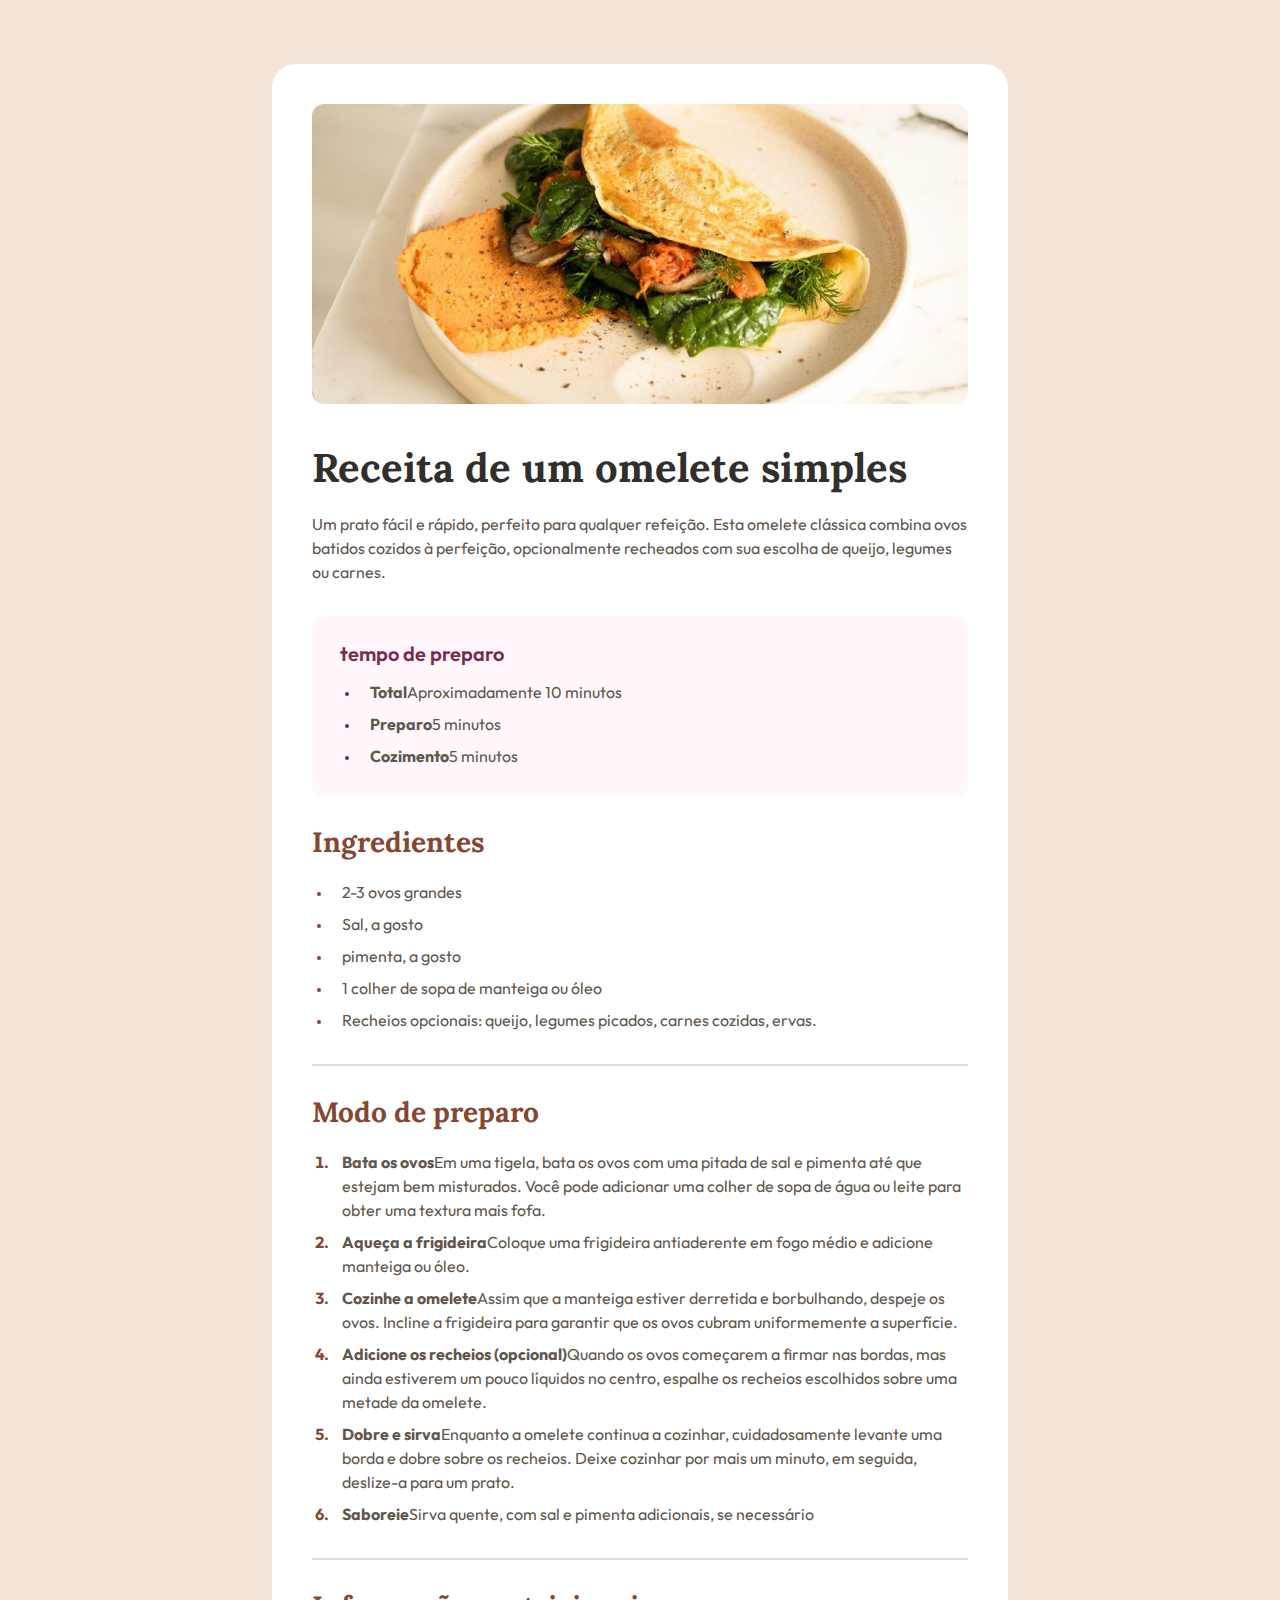
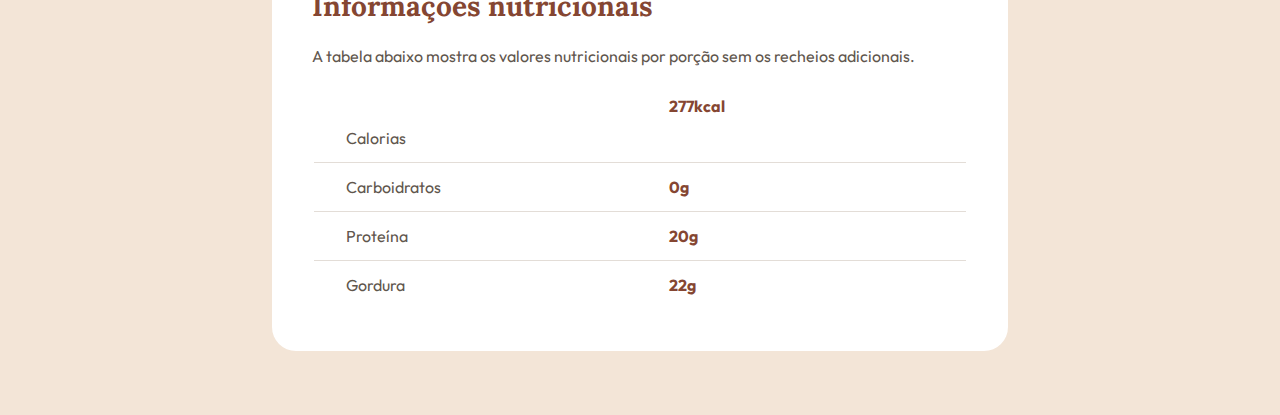
<file: Omelete/assets/index.html>
<!DOCTYPE html>
<html lang="pt-BR">
<head>
    <meta charset="UTF-8">
    <meta name="viewport" content="width=device-width, initial-scale=1.0">
    <link rel="preconnect" href="https://fonts.googleapis.com">
    <link rel="preconnect" href="https://fonts.gstatic.com" crossorigin>
    <link href="https://fonts.googleapis.com/css2?family=Lora:ital,wght@0,400..700;1,400..700&family=Outfit:wght@100..900&display=swap" rel="stylesheet">
    <link rel="stylesheet" href="style.css">
    <title>Receita de Omelete</title>
</head>
<body>
    <div>
        <img src="image-omelette.jpeg" alt="imagem de um omelete">
        <h1>Receita de um omelete simples</h1>
        <p>Um prato fácil e rápido, perfeito para qualquer refeição. Esta omelete clássica combina ovos batidos cozidos à perfeição, opcionalmente recheados com sua escolha de queijo, legumes ou carnes.</p>


        <div class="tempo">
            <h2>tempo de preparo</h2>
            <ul>
                <li>
                    <strong>Total</strong>Aproximadamente 10 minutos
                </li>
                <li>
                    <strong>Preparo</strong>5 minutos
                </li>
                <li>
                    <strong>Cozimento</strong>5 minutos
                </li>
            </ul>

        </div>

        <div class="ingredientes">
            <h2>Ingredientes</h2>

            <ul>
                <li>2-3 ovos grandes</li>
                <li>Sal, a gosto</li>
                <li>pimenta, a gosto</li>
                <li>1 colher de sopa de manteiga ou óleo</li>
                <li>Recheios opcionais: queijo, legumes picados, carnes cozidas, ervas.</li>
            </ul>
        </div>
        <div>
            <hr>
        </div>
        <div class="modo">
            <h2>Modo de preparo</h2>
            <ol>
            <li>
                <strong>Bata os ovos</strong>Em uma tigela, bata os ovos com uma pitada de sal e pimenta até que estejam bem misturados. Você pode adicionar uma colher de sopa de água ou leite para obter uma textura mais fofa.
            </li>
            <li>
                <strong>Aqueça a frigideira</strong>Coloque uma frigideira antiaderente em fogo médio e adicione manteiga ou óleo.
            </li>
            <li>
                <strong>Cozinhe a omelete</strong>Assim que a manteiga estiver derretida e borbulhando, despeje os ovos. Incline a frigideira para garantir que os ovos cubram uniformemente a superfície.
            </li>
            <li>
                <strong>Adicione os recheios (opcional)</strong>Quando os ovos começarem a firmar nas bordas, mas ainda estiverem um pouco líquidos no centro, espalhe os recheios escolhidos sobre uma metade da omelete.
            </li>
            <li>
                <strong>Dobre e sirva</strong>Enquanto a omelete continua a cozinhar, cuidadosamente levante uma borda e dobre sobre os recheios. Deixe cozinhar por mais um minuto, em seguida, deslize-a para um prato.
            </li>
            <li>
                <strong>Saboreie</strong>Sirva quente, com sal e pimenta adicionais, se necessário
            </li>
            </ol>
        </div>

        <hr>

        <div class="informacoes">
            <h2>Informações nutricionais</h2>


            <p>A tabela abaixo mostra os valores nutricionais por porção sem os recheios adicionais.</p>
            <table>
                <tr>
                    <th>Calorias</th>
                    <td>277kcal</td>
                </tr>
                <tr>
                    <th>Carboidratos</th>
                    <td>0g</td>
                </tr>
                <tr>
                    <th>Proteína</th>
                    <td>20g</td>
                </tr>
                <tr>
                    <th>Gordura</th>
                    <td>22g</td>
                </tr>
            </table>

        </div>
    </div>
</body>
</html>
</file>
<file: Omelete/assets/style.css>
*{
    margin: 0;
    padding: 0;
    box-sizing: border-box;
    -webkit-font-smoothing: antialiased;
}
body {
    background-color: #f3e5d7;
}

body > div {
    background-color: #fff;
    max-width: 736px;
    margin-inline: auto;
    margin-block: 64px;
    padding: 40px;
    border-radius: 24px;
}


div img{
    width: 100%;
    border-radius: 12px;
    margin-bottom: 40px;
}

h1,h2 {
    font-family: 'lora',serif;
}

h1{
    font-size: 40px;
    color: #312e2c;
    line-height: 100%;
    margin-bottom: 24px;
}

p, li, th, td {
    font-family: 'Outfit', sans-serif;
}

p{
    color: #5f564d;
    line-height: 150%;
    margin-bottom: 32px;
}

.tempo{
    background-color: #fff7fb;
    padding: 28px;
    border-radius: 12px;
    margin-bottom: 32px;
}

.tempo h2 {
    font-size: 20px;
    font-weight: 600;
    line-height: 100%;
    font-family: 'outfit', sans-serif;
    color: #7a284e;
    margin-bottom: 16px;
}

li{
    padding-left: 10px;
    color: #5f564d;
    line-height: 150%;
}

li+li{
    margin-top: 8px;
}

ol, ul{
    margin-left: 20px;
}

.tempo li::marker{
    color: #7a284e;
    font-size: 12px;
}

h2{
    font-size: 28px;
    color: #854632;
    line-height: 100%;
    margin-bottom: 24px;
}

.ingredientes li::marker {
    font-size: 12px;
    color: #854632;
}

hr {
    border: 1px solid #e3ddd7;
    margin-block: 32px;
}


.modo li::marker{
    color: #854632;
    font-weight: 700;
}

.informacoes p {
    margin-bottom: 24px;
}

table{
    width: 100%;
}

th, td{
    border-bottom: 1px solid #e3ddd7;
    width: 100%;
}

tr{
    display: flex;
}

th{
    text-align: left;
    padding: 32px;
    font-weight: 400;
    color: #5f564d;
    line-height: 150%;
}

td{
    padding-left: 16px;
    font-weight: 700;
    color: #854632;
    line-height: 150%;
}

tr + tr th,
tr + tr td {
    padding-block: 12px;
}
tr:nth-of-type(1) th,
tr:nth-of-type(1) th{
padding-bottom: 12px;
}

tr:nth-of-type(4) th,
tr:nth-of-type(4) td {
    border: none;
}
</file>
